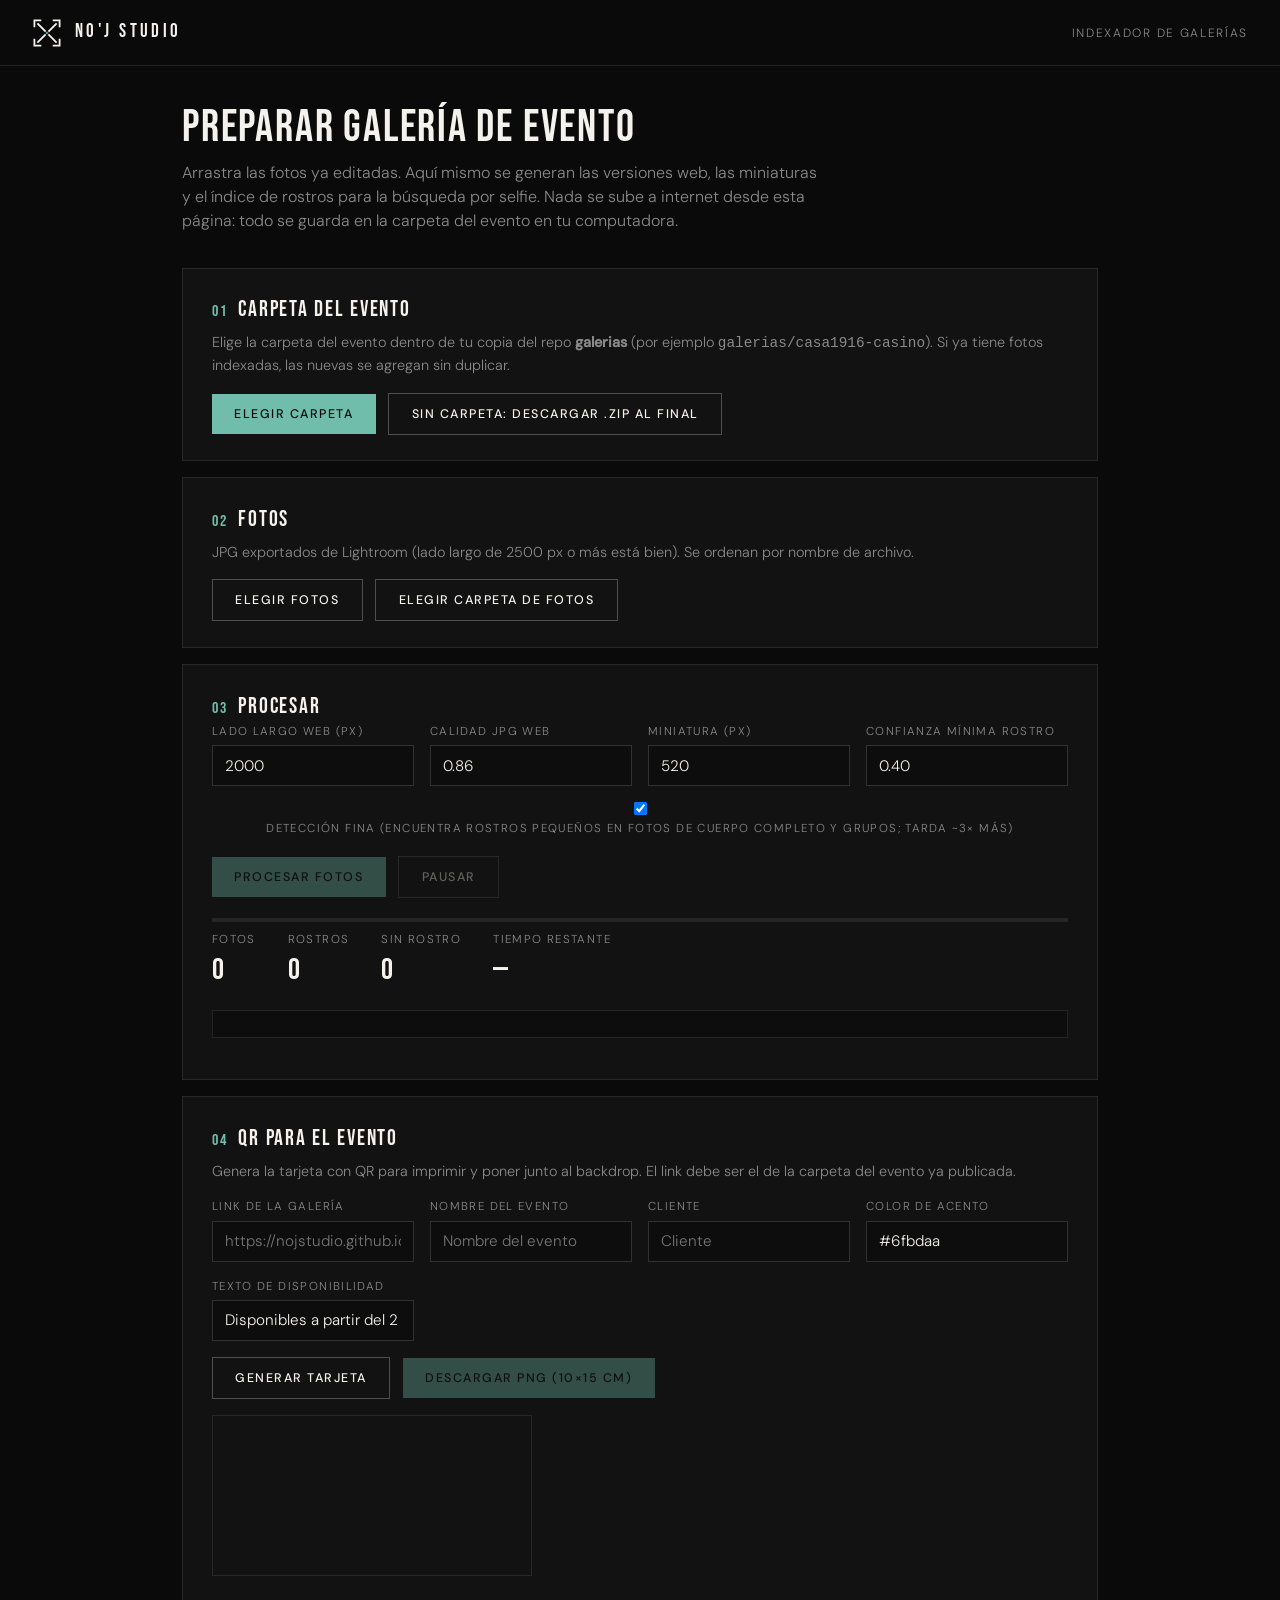
<file: admin/index.html>
<!DOCTYPE html>
<html lang="es">
<head>
<meta charset="utf-8">
<meta name="viewport" content="width=device-width,initial-scale=1">
<meta name="robots" content="noindex,nofollow">
<title>Indexador de galerías · No'j Studio</title>
<link rel="stylesheet" href="../_lib/fonts/fonts.css">
<style>
:root{--black:#0a0a0a;--white:#f4f2ed;--gray:#8a8a8a;--accent:#6fbdaa;--line:rgba(255,255,255,.09);--card:#121212}
*{box-sizing:border-box;margin:0;padding:0}
body{background:var(--black);color:var(--white);font-family:'DM Sans',sans-serif;font-weight:300;line-height:1.5;min-height:100vh}
header{display:flex;align-items:center;gap:.8rem;padding:1.1rem 2rem;border-bottom:1px solid var(--line)}
header b{font-family:'Bebas Neue';font-weight:400;font-size:1.2rem;letter-spacing:.18em}
header span{color:var(--gray);font-size:.75rem;letter-spacing:.14em;text-transform:uppercase;margin-left:auto}
main{max-width:980px;margin:0 auto;padding:2.5rem 2rem 5rem}
h1{font-family:'Bebas Neue';font-weight:400;font-size:2.8rem;letter-spacing:.04em;line-height:1}
.lead{color:var(--gray);margin:.6rem 0 2.2rem;max-width:640px}
.step{background:var(--card);border:1px solid var(--line);padding:1.6rem 1.8rem;margin-bottom:1rem}
.step h2{font-family:'Bebas Neue';font-weight:400;font-size:1.35rem;letter-spacing:.08em;display:flex;gap:.7rem;align-items:baseline}
.step h2 i{font-style:normal;color:var(--accent);font-size:1rem}
.step p{color:var(--gray);font-size:.9rem;margin:.35rem 0 1rem}
button,.btn{background:var(--accent);color:var(--black);border:0;padding:.75rem 1.4rem;font:500 .78rem 'DM Sans';letter-spacing:.12em;text-transform:uppercase;cursor:pointer;display:inline-flex;gap:.5rem;align-items:center}
button.ghost{background:transparent;color:var(--white);border:1px solid rgba(255,255,255,.25)}
button:disabled{opacity:.35;cursor:not-allowed}
.row{display:flex;gap:.8rem;flex-wrap:wrap;align-items:center}
.ok{color:var(--accent);font-size:.88rem}
.muted{color:var(--gray);font-size:.85rem}
label.f{display:flex;flex-direction:column;gap:.3rem;font-size:.72rem;letter-spacing:.12em;text-transform:uppercase;color:var(--gray)}
input[type=text],input[type=number]{background:#0d0d0d;border:1px solid rgba(255,255,255,.15);color:var(--white);padding:.6rem .75rem;font:300 .95rem 'DM Sans';min-width:0}
.grid3{display:grid;grid-template-columns:repeat(auto-fit,minmax(170px,1fr));gap:1rem;margin-bottom:1rem}
.chk{display:flex;flex-direction:row;gap:.5rem;align-items:center;font-size:.9rem;color:var(--white);text-transform:none;letter-spacing:0}
.bar{height:4px;background:rgba(255,255,255,.08);margin:1.2rem 0 .6rem}
.bar div{height:100%;width:0;background:var(--accent);transition:width .3s}
.stats{display:flex;gap:2rem;flex-wrap:wrap;margin:.4rem 0 1rem}
.stats div{font-size:.72rem;letter-spacing:.12em;text-transform:uppercase;color:var(--gray)}
.stats b{display:block;font-family:'Bebas Neue';font-weight:400;font-size:1.9rem;color:var(--white);letter-spacing:.03em}
#log{font-family:ui-monospace,Menlo,Consolas,monospace;font-size:.74rem;color:var(--gray);max-height:180px;overflow:auto;background:#0d0d0d;padding:.8rem;border:1px solid var(--line);white-space:pre-wrap}
#previews{display:grid;grid-template-columns:repeat(auto-fill,minmax(110px,1fr));gap:4px;margin-top:1rem}
#previews figure{position:relative;aspect-ratio:2/3;background:#1a1a1a;overflow:hidden}
#previews img{width:100%;height:100%;object-fit:cover;display:block}
#previews figcaption{position:absolute;right:4px;bottom:4px;background:rgba(0,0,0,.7);font-size:.7rem;padding:1px 6px}
#previews figcaption.cero{background:#7a2a2a}
#qrcanvas{width:100%;max-width:320px;border:1px solid var(--line);display:block;margin-top:1rem}
.warn{border-left:2px solid #d9a14a;padding-left:.8rem;color:#d9c19a;font-size:.85rem;margin-top:.8rem}
</style>
</head>
<body>
<header>
  <svg width="30" height="30" viewBox="0 0 100 100"><g stroke="#f4f2ed" stroke-width="6" stroke-linecap="square" fill="none"><polyline points="8,28 8,8 28,8"/><polyline points="72,8 92,8 92,28"/><polyline points="92,72 92,92 72,92"/><polyline points="28,92 8,92 8,72"/></g><line x1="20" y1="20" x2="80" y2="80" stroke="#f4f2ed" stroke-width="6" stroke-linecap="square"/><line x1="80" y1="20" x2="20" y2="80" stroke="#f4f2ed" stroke-width="6" stroke-linecap="square"/><circle cx="50" cy="50" r="6.5" fill="#0a0a0a"/><circle cx="50" cy="50" r="3.5" fill="#6fbdaa"/></svg>
  <b>NO'J STUDIO</b><span>Indexador de galerías</span>
</header>
<main>
  <h1>Preparar galería de evento</h1>
  <p class="lead">Arrastra las fotos ya editadas. Aquí mismo se generan las versiones web, las miniaturas y el índice de rostros para la búsqueda por selfie. Nada se sube a internet desde esta página: todo se guarda en la carpeta del evento en tu computadora.</p>

  <section class="step">
    <h2><i>01</i> Carpeta del evento</h2>
    <p>Elige la carpeta del evento dentro de tu copia del repo <b>galerias</b> (por ejemplo <code>galerias/casa1916-casino</code>). Si ya tiene fotos indexadas, las nuevas se agregan sin duplicar.</p>
    <div class="row">
      <button id="btnCarpeta">Elegir carpeta</button>
      <button id="btnZip" class="ghost">Sin carpeta: descargar .zip al final</button>
      <span id="carpetaInfo" class="muted"></span>
    </div>
    <div id="sinFS" class="warn" hidden>Este navegador no permite escribir carpetas. Usa Chrome o Edge en computadora; si no, al final se descargará un .zip con todo para descomprimir dentro de la carpeta del evento.</div>
  </section>

  <section class="step">
    <h2><i>02</i> Fotos</h2>
    <p>JPG exportados de Lightroom (lado largo de 2500 px o más está bien). Se ordenan por nombre de archivo.</p>
    <div class="row">
      <button id="btnFotos" class="ghost">Elegir fotos</button>
      <button id="btnFotosCarpeta" class="ghost">Elegir carpeta de fotos</button>
      <span id="fotosInfo" class="muted"></span>
    </div>
    <input type="file" id="inFotos" accept="image/jpeg,image/png,image/webp" multiple hidden>
    <input type="file" id="inFotosCarpeta" webkitdirectory multiple hidden>
  </section>

  <section class="step">
    <h2><i>03</i> Procesar</h2>
    <div class="grid3">
      <label class="f">Lado largo web (px)<input type="number" id="cfgWeb" value="2000" min="1000" max="4000" step="100"></label>
      <label class="f">Calidad JPG web<input type="number" id="cfgQ" value="0.86" min="0.5" max="0.98" step="0.01"></label>
      <label class="f">Miniatura (px)<input type="number" id="cfgThumb" value="520" min="300" max="900" step="20"></label>
      <label class="f">Confianza mínima rostro<input type="number" id="cfgConf" value="0.40" min="0.2" max="0.9" step="0.05"></label>
    </div>
    <label class="f chk"><input type="checkbox" id="cfgFina" checked> Detección fina (encuentra rostros pequeños en fotos de cuerpo completo y grupos; tarda ~3× más)</label>
    <div class="row" style="margin-top:1.2rem">
      <button id="btnProcesar" disabled>Procesar fotos</button>
      <button id="btnPausa" class="ghost" disabled>Pausar</button>
    </div>
    <div class="bar"><div id="barra"></div></div>
    <div class="stats">
      <div>Fotos<b id="sFotos">0</b></div>
      <div>Rostros<b id="sRostros">0</b></div>
      <div>Sin rostro<b id="sCero">0</b></div>
      <div>Tiempo restante<b id="sEta">—</b></div>
    </div>
    <div id="log"></div>
    <div id="previews"></div>
  </section>

  <section class="step">
    <h2><i>04</i> QR para el evento</h2>
    <p>Genera la tarjeta con QR para imprimir y poner junto al backdrop. El link debe ser el de la carpeta del evento ya publicada.</p>
    <div class="grid3">
      <label class="f">Link de la galería<input type="text" id="qrUrl" placeholder="https://nojstudio.github.io/galerias/casa1916-casino/"></label>
      <label class="f">Nombre del evento<input type="text" id="qrEvento" placeholder="Nombre del evento"></label>
      <label class="f">Cliente<input type="text" id="qrCliente" placeholder="Cliente"></label>
      <label class="f">Color de acento<input type="text" id="qrAcento" value="#6fbdaa"></label>
      <label class="f">Texto de disponibilidad<input type="text" id="qrDisp" value="Disponibles a partir del 2 de diciembre"></label>
    </div>
    <div class="row"><button id="btnQr" class="ghost">Generar tarjeta</button><button id="btnQrDesc" disabled>Descargar PNG (10×15 cm)</button></div>
    <canvas id="qrcanvas" hidden></canvas>
  </section>
</main>

<script src="../_lib/face-api.js"></script>
<script src="../_lib/rostros.js"></script>
<script src="../_lib/jszip.min.js"></script>
<script src="../_lib/qrcode.js"></script>
<script>
const $ = id => document.getElementById(id);
const hayFS = 'showDirectoryPicker' in window;
if (!hayFS) $('sinFS').hidden = false;

let carpeta = null;          // FileSystemDirectoryHandle del evento
let modoZip = !hayFS;
let existentes = { fotos: [], rostros: [], escala: Rostros.ESCALA };
let archivos = [];
let pausado = false, corriendo = false;

function log(t) { const l = $('log'); l.textContent += t + '\n'; l.scrollTop = l.scrollHeight; }
const natural = (a, b) => a.localeCompare(b, undefined, { numeric: true, sensitivity: 'base' });
const limpiar = n => n.replace(/\.[^.]+$/, '').normalize('NFD').replace(/[̀-ͯ]/g, '').replace(/[^A-Za-z0-9_-]+/g, '-').replace(/^-+|-+$/g, '') + '.jpg';

async function leerJSON(dir, ruta) {
  try {
    const partes = ruta.split('/'); let d = dir;
    for (const p of partes.slice(0, -1)) d = await d.getDirectoryHandle(p);
    const f = await (await d.getFileHandle(partes.at(-1))).getFile();
    return JSON.parse(await f.text());
  } catch (e) { return null; }
}
async function escribir(dir, ruta, datos) {
  const partes = ruta.split('/'); let d = dir;
  for (const p of partes.slice(0, -1)) d = await d.getDirectoryHandle(p, { create: true });
  const fh = await d.getFileHandle(partes.at(-1), { create: true });
  const w = await fh.createWritable(); await w.write(datos); await w.close();
}

$('btnZip').onclick = () => {
  modoZip = true; carpeta = null; existentes = { fotos: [], rostros: [], escala: Rostros.ESCALA };
  $('carpetaInfo').innerHTML = '<span class="ok">✓ Modo .zip</span> · al terminar se descarga un .zip con las carpetas <b>data</b> y <b>fotos</b>';
  actualizar();
};
$('btnCarpeta').onclick = async () => {
  modoZip = !hayFS;
  if (!hayFS) { $('carpetaInfo').textContent = 'Se usará descarga .zip al final.'; actualizar(); return; }
  try {
    $('carpetaInfo').textContent = 'Abriendo selector…';
    carpeta = await window.showDirectoryPicker({ id: 'galeria-evento', mode: 'readwrite' });
    if (carpeta.requestPermission && (await carpeta.requestPermission({ mode: 'readwrite' })) !== 'granted') throw new DOMException('Sin permiso de escritura en la carpeta', 'NotAllowedError');
    const p = await leerJSON(carpeta, 'data/fotos.json');
    const r = await leerJSON(carpeta, 'data/rostros.json');
    existentes = { fotos: p?.fotos || [], rostros: r?.rostros || [], escala: r?.escala || Rostros.ESCALA };
    const tieneIndex = await carpeta.getFileHandle('index.html').then(() => true, () => false);
    $('carpetaInfo').innerHTML = `<span class="ok">✓ ${carpeta.name}</span> · ${existentes.fotos.length} fotos ya indexadas` + (tieneIndex ? '' : ' · <span style="color:#d9a14a">ojo: esta carpeta no tiene index.html, ¿es la del evento?</span>');
    if (!$('qrUrl').value) $('qrUrl').value = `${location.origin}${location.pathname.replace(/admin\/?(index\.html)?$/, '')}${carpeta.name}/`;
    const cfg = await leerConfig();
    if (cfg?.evento && !$('qrEvento').value) $('qrEvento').value = cfg.evento;
    if (cfg?.cliente && !$('qrCliente').value) $('qrCliente').value = cfg.cliente;
    if (cfg?.acento) $('qrAcento').value = cfg.acento;
    if (cfg?.disponibleDesde) $('qrDisp').value = 'Disponibles a partir del ' + cfg.disponibleDesde;
  } catch (e) {
    const msg = e.name === 'AbortError' ? 'No se pudo elegir la carpeta en este navegador. Usa el botón “Sin carpeta: descargar .zip al final”.'
              : `Error: ${e.name} — ${e.message}`;
    $('carpetaInfo').innerHTML = `<span style="color:#e08a7a">${msg}</span>`;
    log('Carpeta: ' + e.name + ' ' + e.message);
  }
  actualizar();
};
async function leerConfig() {
  try {
    const t = await (await (await carpeta.getFileHandle('config.js')).getFile()).text();
    const w = {}; new Function('window', t)(w); return w.GALERIA;
  } catch (e) { return null; }
}

$('btnFotos').onclick = () => $('inFotos').click();
$('btnFotosCarpeta').onclick = () => $('inFotosCarpeta').click();
function tomarArchivos(lista) {
  archivos = [...lista].filter(f => /\.(jpe?g|png|webp)$/i.test(f.name)).sort((a, b) => natural(a.name, b.name));
  const ya = new Set(existentes.fotos.map(f => f.f));
  const nuevos = archivos.filter(f => !ya.has(limpiar(f.name))).length;
  const mb = archivos.reduce((s, f) => s + f.size, 0) / 1048576;
  $('fotosInfo').innerHTML = `<span class="ok">✓ ${archivos.length} fotos</span> · ${mb.toFixed(0)} MB` + (nuevos < archivos.length ? ` · ${archivos.length - nuevos} ya estaban (se omiten)` : '');
  actualizar();
}
$('inFotos').onchange = e => tomarArchivos(e.target.files);
$('inFotosCarpeta').onchange = e => tomarArchivos(e.target.files);
function actualizar() { $('btnProcesar').disabled = corriendo || !archivos.length || (!carpeta && !modoZip); }

$('btnPausa').onclick = () => { pausado = !pausado; $('btnPausa').textContent = pausado ? 'Continuar' : 'Pausar'; };

function canvasBlob(c, q) { return new Promise(r => c.toBlob(r, 'image/jpeg', q)); }
function reducir(src, max) {
  const k = Math.min(1, max / Math.max(src.width, src.height));
  if (k === 1) return src;
  // reducción en pasos para mejor nitidez
  let c = src;
  while (Math.max(c.width, c.height) * 0.5 > max) {
    const n = document.createElement('canvas'); n.width = Math.round(c.width / 2); n.height = Math.round(c.height / 2);
    const x = n.getContext('2d'); x.imageSmoothingQuality = 'high'; x.drawImage(c, 0, 0, n.width, n.height); c = n;
  }
  const n = document.createElement('canvas'); n.width = Math.round(src.width * k); n.height = Math.round(src.height * k);
  const x = n.getContext('2d'); x.imageSmoothingQuality = 'high'; x.drawImage(c, 0, 0, n.width, n.height);
  return n;
}
function recorte(c, x, y, w, h) {
  const n = document.createElement('canvas'); n.width = w; n.height = h;
  n.getContext('2d').drawImage(c, x, y, w, h, 0, 0, w, h); return n;
}
function iou(a, b) {
  const x1 = Math.max(a.x, b.x), y1 = Math.max(a.y, b.y), x2 = Math.min(a.x + a.width, b.x + b.width), y2 = Math.min(a.y + a.height, b.y + b.height);
  const i = Math.max(0, x2 - x1) * Math.max(0, y2 - y1);
  return i / Math.min(a.width * a.height, b.width * b.height);
}
// Detecta en la imagen completa y, si se pide, en 4 cuadrantes traslapados (para rostros pequeños)
async function detectar(c, conf, fina) {
  let todas = (await Rostros.rostrosDeFoto(c, conf)).map(r => ({ ...r, box: { x: r.box.x, y: r.box.y, width: r.box.width, height: r.box.height }, res: 1 }));
  if (fina) {
    const tw = Math.round(c.width * 0.6), th = Math.round(c.height * 0.6);
    for (const [ox, oy] of [[0, 0], [c.width - tw, 0], [0, c.height - th], [c.width - tw, c.height - th]]) {
      const sub = await Rostros.rostrosDeFoto(recorte(c, ox, oy, tw, th), conf);
      for (const r of sub) todas.push({ ...r, box: { x: r.box.x + ox, y: r.box.y + oy, width: r.box.width, height: r.box.height }, res: 2 });
    }
  }
  // fusiona duplicados: conserva la de mayor resolución (cuadrante) y luego la de mayor score
  todas.sort((a, b) => (b.res - a.res) || (b.score - a.score));
  const final = [];
  for (const r of todas) if (!final.some(f => iou(f.box, r.box) > 0.4)) final.push(r);
  return final;
}

$('btnProcesar').onclick = async () => {
  corriendo = true; pausado = false; actualizar();
  $('btnPausa').disabled = false; $('previews').innerHTML = '';
  const web = +$('cfgWeb').value, q = +$('cfgQ').value, th = +$('cfgThumb').value, conf = +$('cfgConf').value, fina = $('cfgFina').checked;
  const zip = carpeta ? null : new JSZip();
  const fotos = existentes.fotos.slice(), rostros = existentes.rostros.slice();
  const escala = existentes.escala;
  const ya = new Set(fotos.map(f => f.f));
  const cola = archivos.filter(f => !ya.has(limpiar(f.name)));
  let hechos = 0, nRost = 0, nCero = 0; const t0 = performance.now();
  log(`Cargando modelos…`);
  await Rostros.cargar(['ssdMobilenetv1', 'faceLandmark68Net', 'faceRecognitionNet']);
  log(`Procesando ${cola.length} fotos nuevas (${fotos.length} previas).`);

  const guardarIndice = async () => {
    const p = JSON.stringify({ version: 1, actualizado: new Date().toISOString(), fotos });
    const r = JSON.stringify({ version: 1, escala, rostros });
    if (zip) { zip.file('data/fotos.json', p); zip.file('data/rostros.json', r); }
    else { await escribir(carpeta, 'data/fotos.json', p); await escribir(carpeta, 'data/rostros.json', r); }
  };

  for (const archivo of cola) {
    while (pausado) await new Promise(r => setTimeout(r, 300));
    const nombre = limpiar(archivo.name);
    try {
      const orig = await Rostros.aCanvas(archivo, 6000);
      const cWeb = reducir(orig, web);
      const cTh = reducir(cWeb, th);
      const bWeb = await canvasBlob(cWeb, q), bTh = await canvasBlob(cTh, 0.78);
      if (zip) { zip.file('fotos/web/' + nombre, bWeb); zip.file('fotos/thumb/' + nombre, bTh); }
      else { await escribir(carpeta, 'fotos/web/' + nombre, bWeb); await escribir(carpeta, 'fotos/thumb/' + nombre, bTh); }
      const det = await detectar(cWeb, conf, fina);
      const idx = fotos.length;
      fotos.push({ f: nombre, w: cWeb.width, h: cWeb.height, kb: Math.round(bWeb.size / 1024) });
      for (const d of det) rostros.push([idx, Rostros.codificar(d.descriptor, escala)]);
      nRost += det.length; if (!det.length) nCero++;
      const fig = document.createElement('figure');
      fig.innerHTML = `<img src="${URL.createObjectURL(bTh)}"><figcaption class="${det.length ? '' : 'cero'}">${det.length} ☺</figcaption>`;
      $('previews').prepend(fig);
      if ($('previews').children.length > 60) $('previews').lastChild.remove();
    } catch (e) { log(`✗ ${archivo.name}: ${e.message}`); }
    hechos++;
    if (hechos % 15 === 0) await guardarIndice();   // guardado parcial por si se cierra la pestaña
    const seg = (performance.now() - t0) / 1000 / hechos * (cola.length - hechos);
    $('barra').style.width = (hechos / cola.length * 100) + '%';
    $('sFotos').textContent = fotos.length; $('sRostros').textContent = nRost; $('sCero').textContent = nCero;
    $('sEta').textContent = seg > 90 ? Math.round(seg / 60) + ' min' : Math.round(seg) + ' s';
  }
  await guardarIndice();
  if (zip) {
    log('Generando .zip…');
    const b = await zip.generateAsync({ type: 'blob', compression: 'STORE' });
    const a = document.createElement('a'); a.href = URL.createObjectURL(b); a.download = 'galeria-datos.zip';
    document.body.append(a); a.click(); a.remove();
    log('Si no se descargó solo, usa el enlace: '); const l = document.createElement('a'); l.href = a.href; l.download = a.download; l.textContent = '⬇ Descargar galeria-datos.zip'; l.style.color = 'var(--accent)'; $('log').append(l);
  }
  existentes = { fotos, rostros, escala };
  const min = ((performance.now() - t0) / 60000).toFixed(1);
  log(`✓ Listo en ${min} min: ${fotos.length} fotos en total, ${rostros.length} rostros indexados.`);
  log(zip ? 'Descomprime el .zip dentro de la carpeta del evento y publica.' : 'Ahora publica los cambios del repo (GitHub Desktop → Commit → Push).');
  $('sEta').textContent = '✓';
  corriendo = false; $('btnPausa').disabled = true; actualizar();
};

/* ---------- Tarjeta QR ---------- */
const LOGO = `<svg xmlns="http://www.w3.org/2000/svg" viewBox="0 0 100 100"><g stroke="#f4f2ed" stroke-width="6" stroke-linecap="square" fill="none"><polyline points="8,28 8,8 28,8"/><polyline points="72,8 92,8 92,28"/><polyline points="92,72 92,92 72,92"/><polyline points="28,92 8,92 8,72"/></g><line x1="20" y1="20" x2="80" y2="80" stroke="#f4f2ed" stroke-width="6" stroke-linecap="square"/><line x1="80" y1="20" x2="20" y2="80" stroke="#f4f2ed" stroke-width="6" stroke-linecap="square"/><circle cx="50" cy="50" r="6.5" fill="#0a0a0a"/><circle cx="50" cy="50" r="3.5" fill="#6fbdaa"/></svg>`;
function imgDeSvg(svg) { return new Promise(r => { const i = new Image(); i.onload = () => r(i); i.src = 'data:image/svg+xml;charset=utf-8,' + encodeURIComponent(svg); }); }
function ajustar(ctx, texto, max, tam, fuente) { let s = tam; do { ctx.font = `${s}px ${fuente}`; s -= 4; } while (ctx.measureText(texto).width > max && s > 30); }
$('btnQr').onclick = async () => {
  const url = $('qrUrl').value.trim(); if (!url) { $('qrUrl').focus(); return; }
  await Promise.all([document.fonts.load('200px "Bebas Neue"'), document.fonts.load('300 40px "DM Sans"'), document.fonts.load('500 40px "DM Sans"')]);
  const W = 1200, H = 1800, c = $('qrcanvas'); c.width = W; c.height = H; const x = c.getContext('2d');
  x.fillStyle = '#0a0a0a'; x.fillRect(0, 0, W, H);
  x.strokeStyle = 'rgba(244,242,237,.18)'; x.lineWidth = 2; x.strokeRect(50, 50, W - 100, H - 100);
  const ac = $('qrAcento').value || '#6fbdaa', cli = $('qrCliente').value.trim();
  x.textAlign = 'center'; x.fillStyle = ac; x.font = '500 34px "DM Sans"';
  x.letterSpacing = '8px'; x.fillText(cli ? (cli + " × NO'J STUDIO").toUpperCase() : 'ENCUENTRA TUS FOTOS', W / 2, 200); x.letterSpacing = '0px';
  x.fillStyle = '#f4f2ed'; const ev = ($('qrEvento').value || 'Galería').toUpperCase();
  ajustar(x, ev, W - 220, 150, '"Bebas Neue"'); x.fillText(ev, W / 2, 350);
  x.font = '300 40px "DM Sans"'; x.fillStyle = 'rgba(244,242,237,.75)';
  x.fillText('Encuentra tus fotos: escanea, tómate una selfie', W / 2, 440);
  x.fillText('y descarga todas las fotos donde apareces.', W / 2, 492);
  const qr = qrcode(0, 'M'); qr.addData(url); qr.make();
  const n = qr.getModuleCount(), lado = 620, cel = Math.floor(lado / n), real = cel * n, q0 = (W - real) / 2, y0 = 580;
  x.fillStyle = '#f4f2ed'; x.fillRect(q0 - 44, y0 - 44, real + 88, real + 88);
  x.fillStyle = '#0a0a0a';
  for (let r = 0; r < n; r++) for (let k = 0; k < n; k++) if (qr.isDark(r, k)) x.fillRect(q0 + k * cel, y0 + r * cel, cel, cel);
  const yt = y0 + real + 44 + 90;
  x.fillStyle = ac; x.font = '500 36px "DM Sans"'; x.fillText($('qrDisp').value.toUpperCase(), W / 2, yt);
  x.fillStyle = 'rgba(244,242,237,.5)'; x.font = '300 30px "DM Sans"'; x.fillText(url.replace(/^https?:\/\//, '').replace(/\/$/, ''), W / 2, yt + 56);
  const logo = await imgDeSvg(LOGO); x.drawImage(logo, W / 2 - 205, H - 245, 74, 74);
  x.textAlign = 'left'; x.fillStyle = '#f4f2ed'; x.font = '58px "Bebas Neue"'; x.fillText("NO'J STUDIO", W / 2 - 110, H - 188);
  x.fillStyle = 'rgba(244,242,237,.55)'; x.font = '300 26px "DM Sans"'; x.fillText('Fotografía del evento', W / 2 - 110, H - 150);
  c.hidden = false; $('btnQrDesc').disabled = false;
};
$('btnQrDesc').onclick = () => { const a = document.createElement('a'); a.download = 'qr-galeria.png'; a.href = $('qrcanvas').toDataURL('image/png'); a.click(); };
</script>
</body>
</html>
</file>
<file: _lib/fonts/fonts.css>
@font-face{font-family:'Bebas Neue';font-style:normal;font-weight:400;font-display:swap;src:url(bebas-neue-latin-400-normal.woff2) format('woff2')}
@font-face{font-family:'DM Sans';font-style:normal;font-weight:300;font-display:swap;src:url(dm-sans-latin-300-normal.woff2) format('woff2')}
@font-face{font-family:'DM Sans';font-style:normal;font-weight:400;font-display:swap;src:url(dm-sans-latin-400-normal.woff2) format('woff2')}
@font-face{font-family:'DM Sans';font-style:normal;font-weight:500;font-display:swap;src:url(dm-sans-latin-500-normal.woff2) format('woff2')}
</file>
